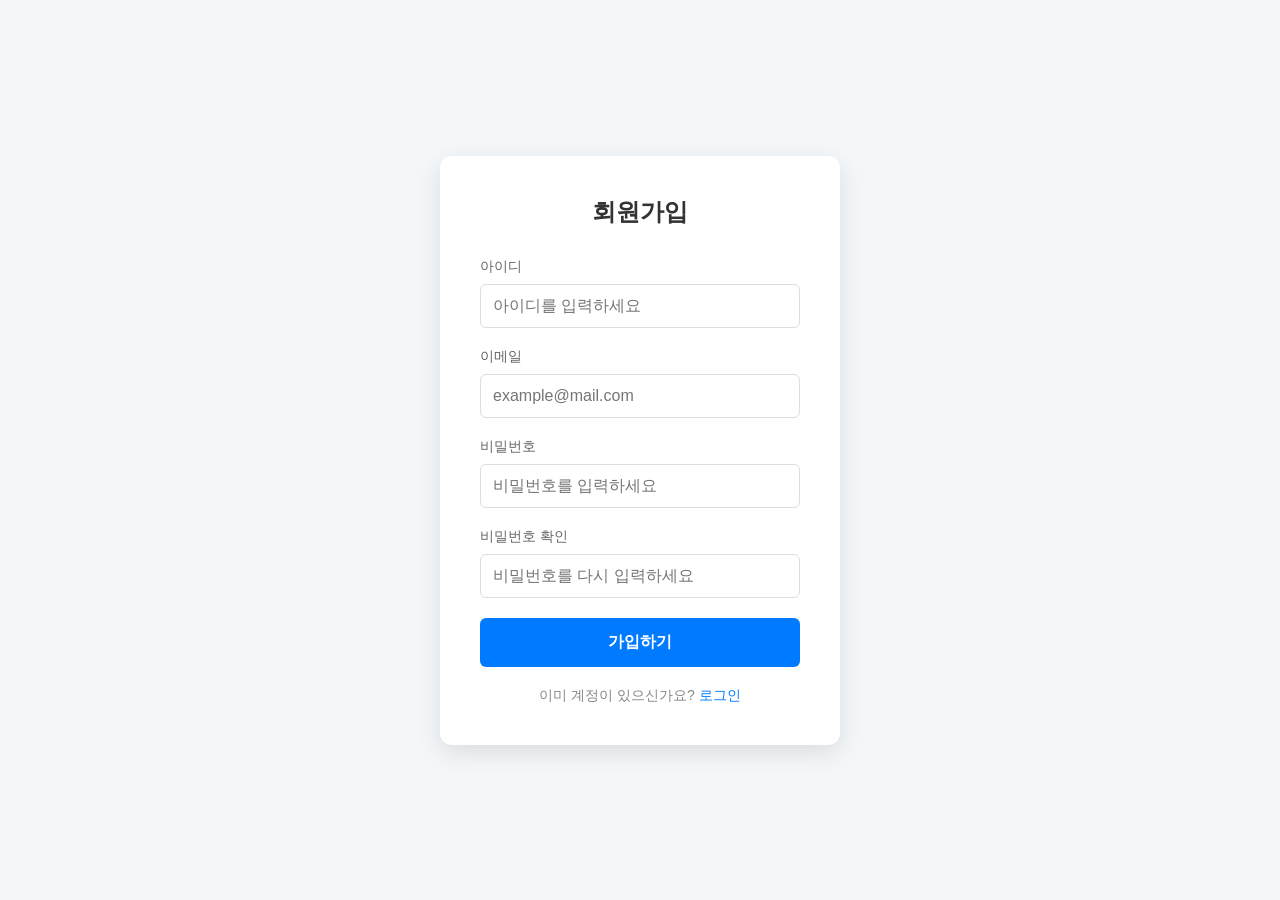
<file: index.html>
<!DOCTYPE html>
<html lang="ko">
<head>
    <meta charset="UTF-8">
    <meta name="viewport" content="width=device-width, initial-scale=1.0">
    <title>회원가입</title>
    <link rel="stylesheet" href="style.css">
</head>
<body>
    <div class="register-container">
        <h2>회원가입</h2>
        <form id="registerForm">
            <div class="input-group">
                <label for="username">아이디</label>
                <input type="text" id="username" placeholder="아이디를 입력하세요" required>
            </div>
            <div class="input-group">
                <label for="email">이메일</label>
                <input type="email" id="email" placeholder="example@mail.com" required>
            </div>
            <div class="input-group">
                <label for="password">비밀번호</label>
                <input type="password" id="password" placeholder="비밀번호를 입력하세요" required>
            </div>
            <div class="input-group">
                <label for="confirmPassword">비밀번호 확인</label>
                <input type="password" id="confirmPassword" placeholder="비밀번호를 다시 입력하세요" required>
            </div>
            <button type="submit" class="submit-btn">가입하기</button>
        </form>
        <p class="login-link">이미 계정이 있으신가요? <a href="#">로그인</a></p>
    </div>
    <script src="script.js"></script>
</body>
</html>
</file>
<file: style.css>
* {
    box-sizing: border-box;
    margin: 0;
    padding: 0;
    font-family: 'Segoe UI', Tahoma, Geneva, Verdana, sans-serif;
}

body {
    background-color: #f4f7f9;
    display: flex;
    justify-content: center;
    align-items: center;
    height: 100vh;
}

.register-container {
    background-color: #fff;
    padding: 40px;
    border-radius: 12px;
    box-shadow: 0 8px 24px rgba(0, 0, 0, 0.1);
    width: 100%;
    max-width: 400px;
}

h2 {
    text-align: center;
    margin-bottom: 30px;
    color: #333;
}

.input-group {
    margin-bottom: 20px;
}

.input-group label {
    display: block;
    margin-bottom: 8px;
    font-size: 14px;
    color: #666;
}

.input-group input {
    width: 100%;
    padding: 12px;
    border: 1px solid #ddd;
    border-radius: 6px;
    font-size: 16px;
    transition: border-color 0.3s;
}

.input-group input:focus {
    border-color: #007bff;
    outline: none;
}

.submit-btn {
    width: 100%;
    padding: 14px;
    background-color: #007bff;
    border: none;
    border-radius: 6px;
    color: white;
    font-size: 16px;
    font-weight: bold;
    cursor: pointer;
    transition: background-color 0.3s;
}

.submit-btn:hover {
    background-color: #0056b3;
}

.login-link {
    text-align: center;
    margin-top: 20px;
    font-size: 14px;
    color: #888;
}

.login-link a {
    color: #007bff;
    text-decoration: none;
}
</file>
